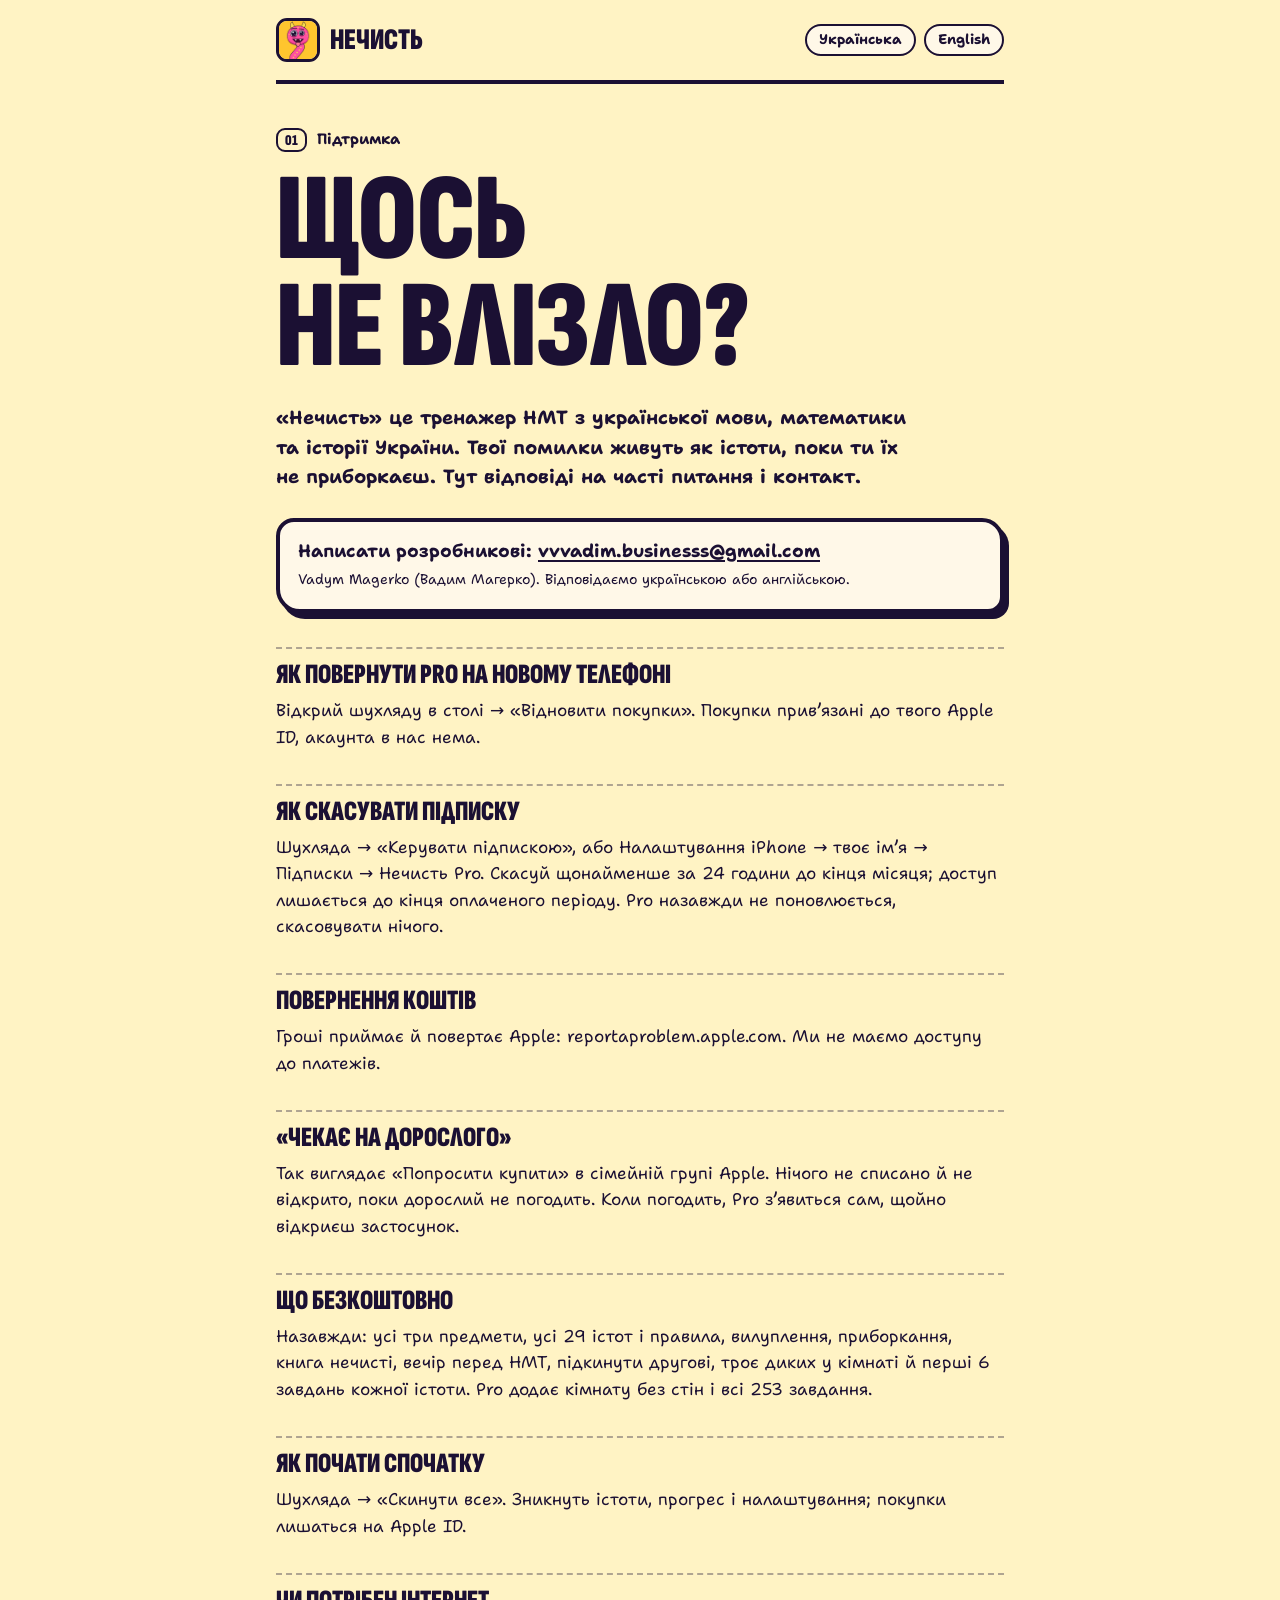
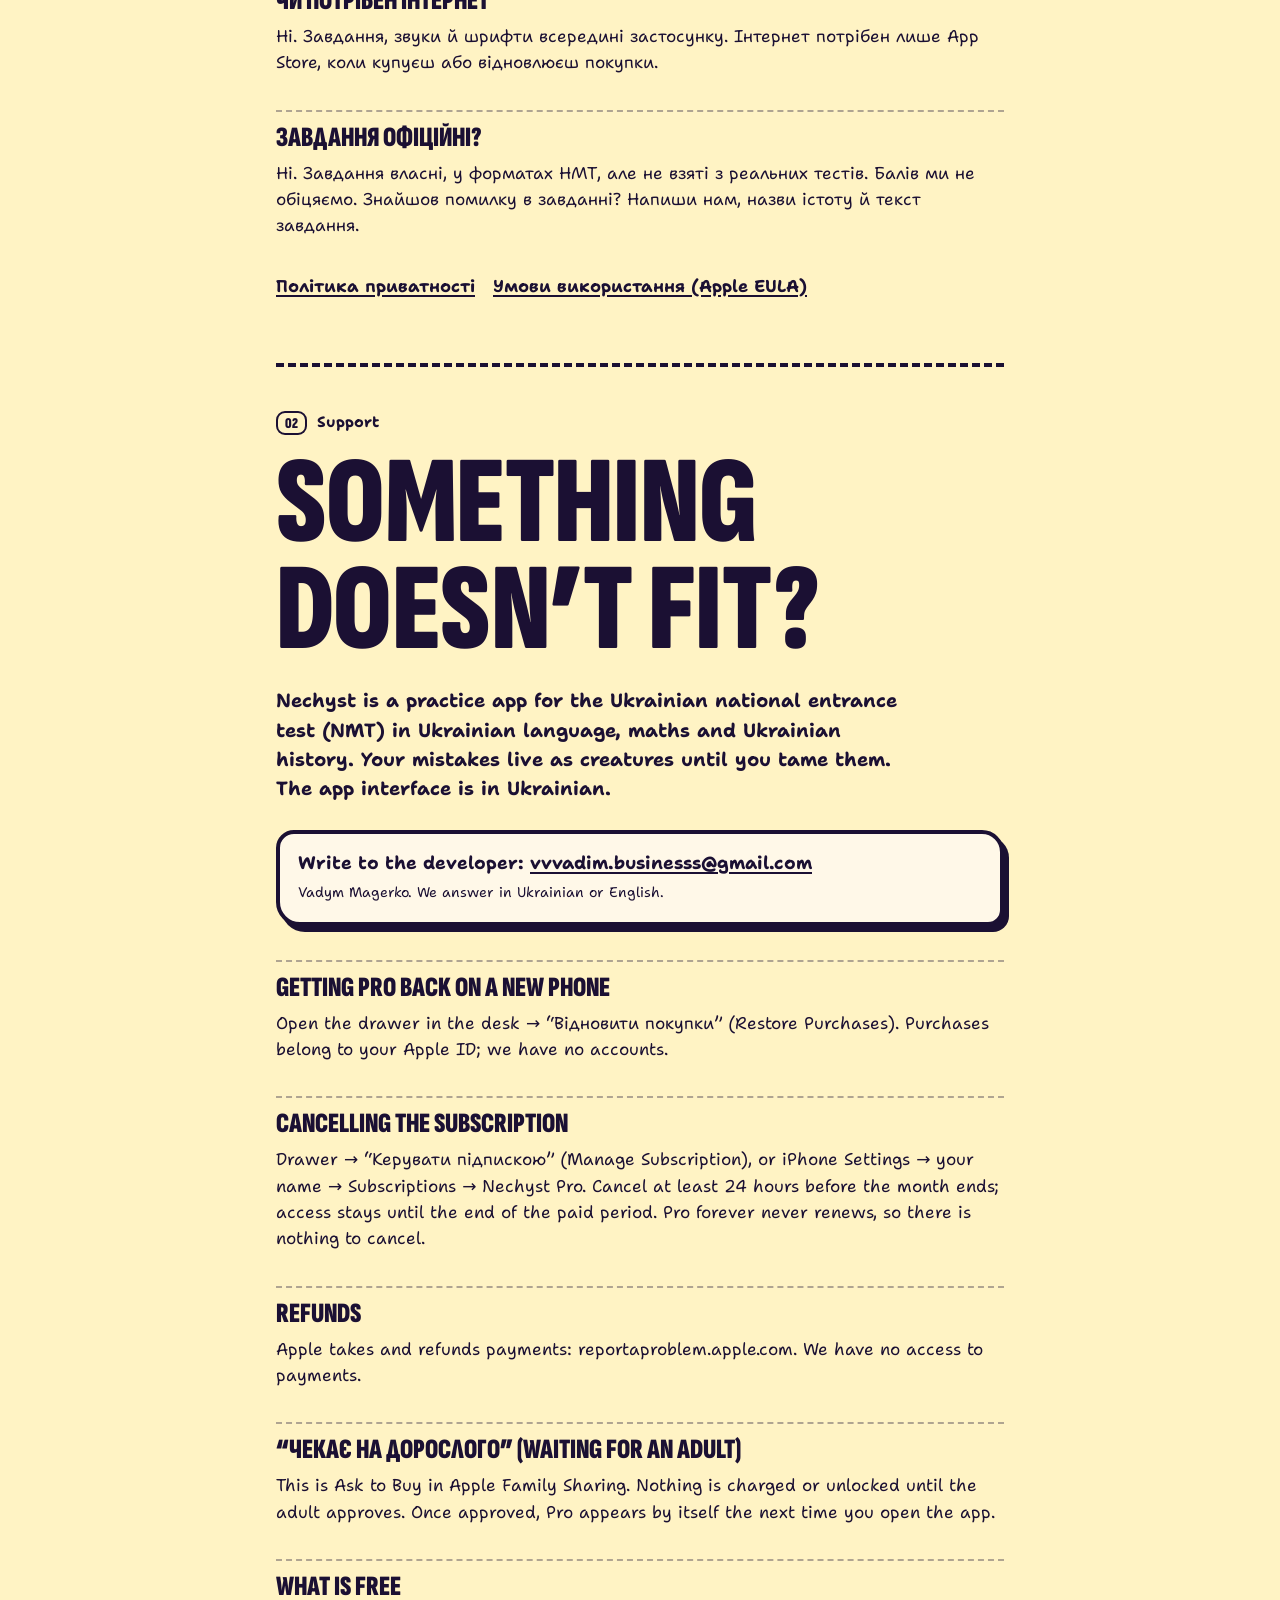
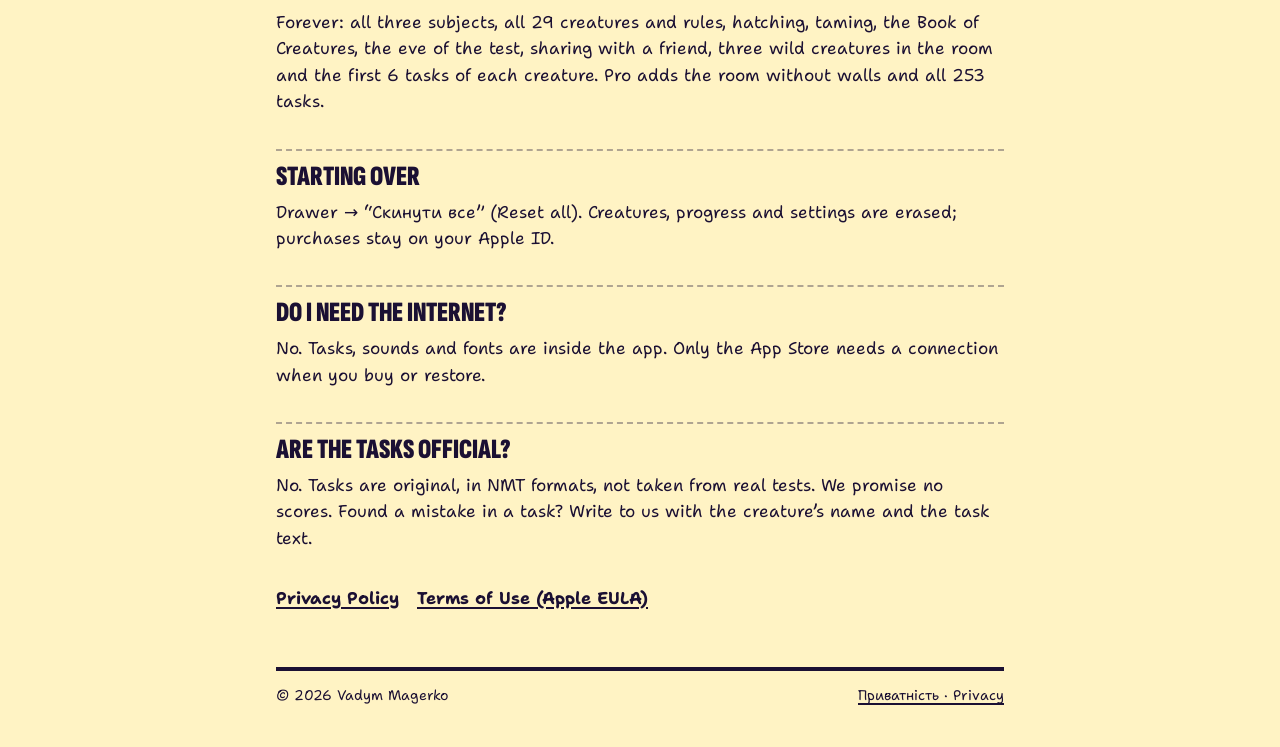
<file: index.html>
<!doctype html>
<html lang="uk">
<head>
<meta charset="UTF-8" />
<meta http-equiv="refresh" content="0; url=./support.html" />
<title>Нечисть</title>
</head>
<body>
<p><a href="./privacy.html">Політика приватності · Privacy Policy</a> · <a href="./support.html">Підтримка · Support</a></p>
</body>
</html>
</file>
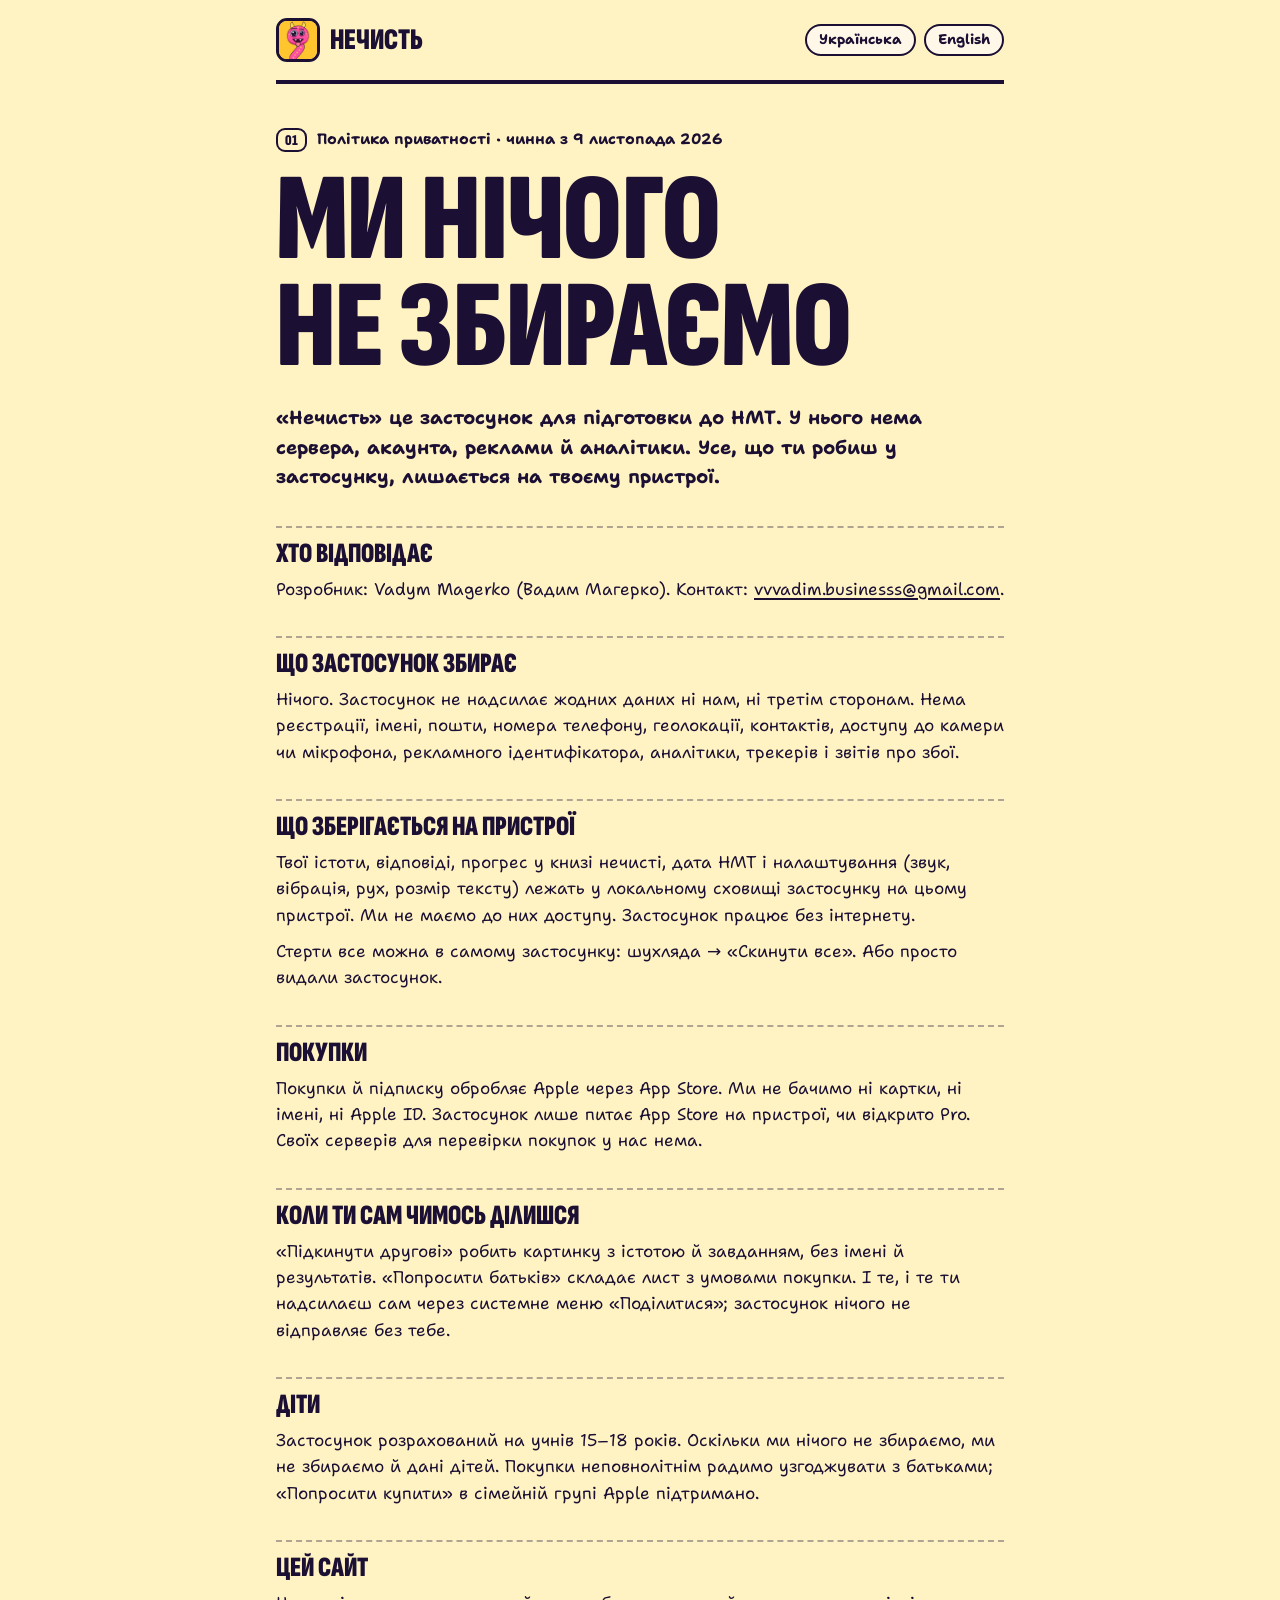
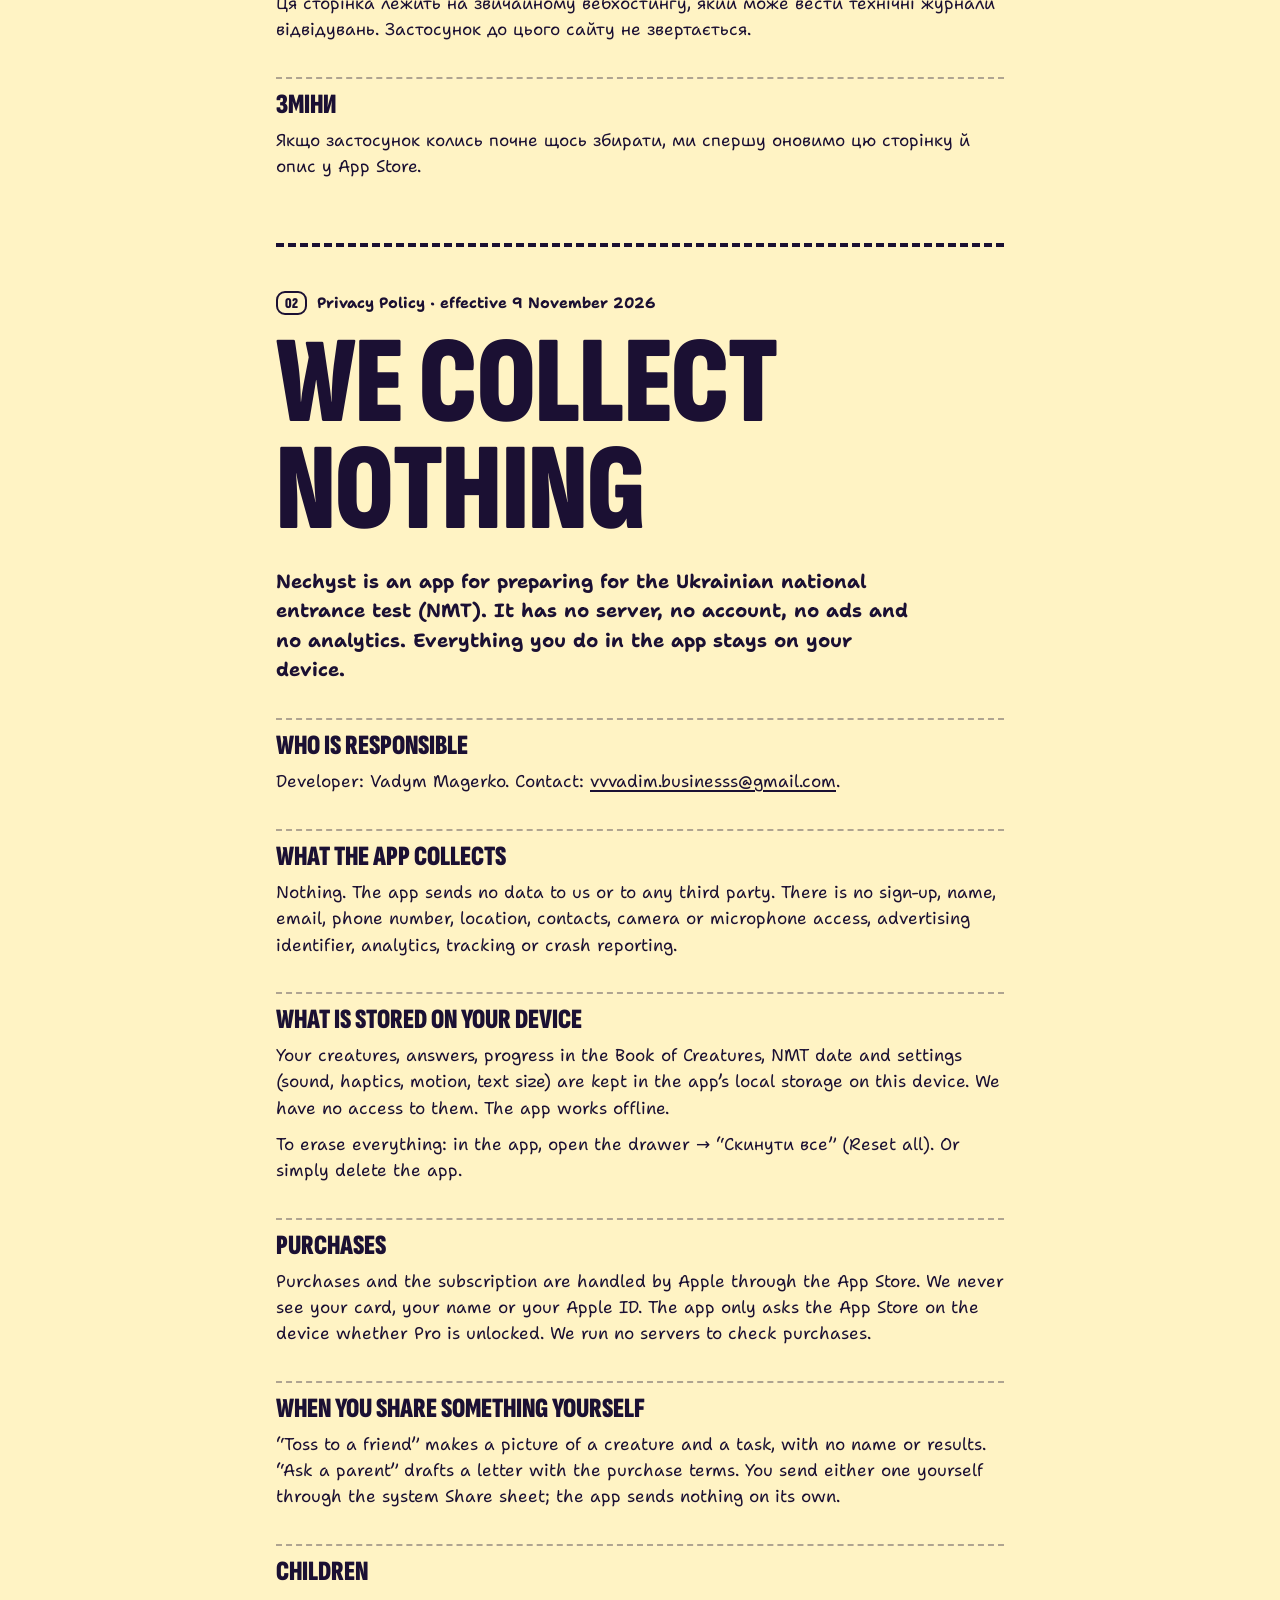
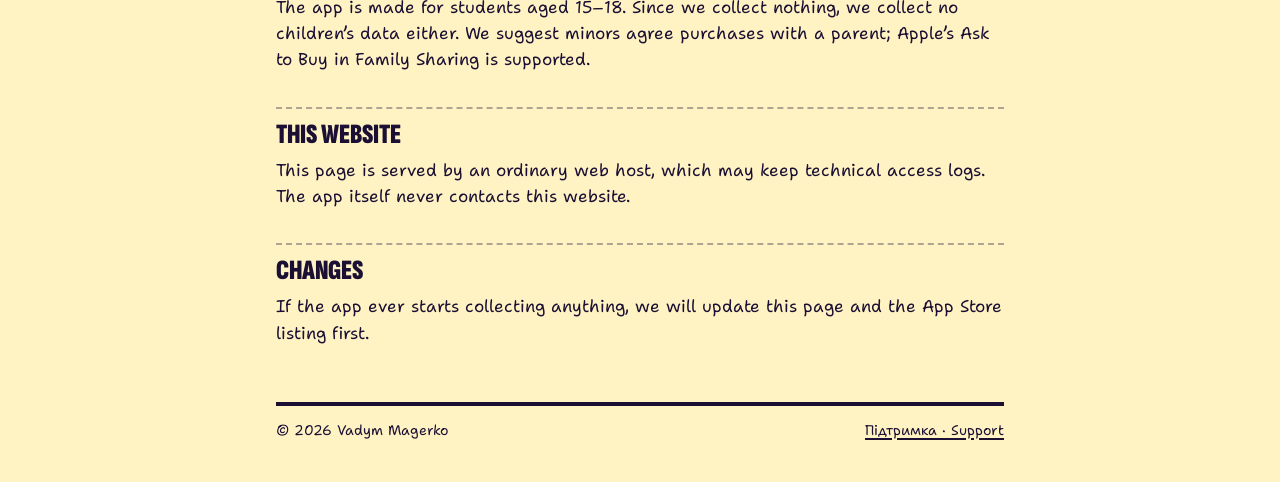
<file: privacy.html>
<!doctype html>
<html lang="uk">
<head>
<meta charset="utf-8">
<meta name="viewport" content="width=device-width,initial-scale=1">
<title>Нечисть · Приватність</title>
<meta name="description" content="Політика приватності застосунку «Нечисть»: застосунок нічого не збирає і нікуди не надсилає.">
<link rel="stylesheet" href="site.css">
</head>
<body>
<header class="top">
  <a class="mark" href="support.html" aria-label="Нечисть, підтримка"><img src="icon.png" alt="" width="44" height="44"><span>Нечисть</span></a>
  <nav><a href="#uk" lang="uk">Українська</a><a href="#en" lang="en">English</a></nav>
</header>

<main>
<article id="uk" lang="uk">
  <p class="kick"><i>01</i>Політика приватності · чинна з 9 листопада 2026</p>
  <h1>Ми нічого<br>не збираємо</h1>
  <p class="lede">«Нечисть» це застосунок для підготовки до НМТ. У нього нема сервера, акаунта, реклами й аналітики. Усе, що ти робиш у застосунку, лишається на твоєму пристрої.</p>

  <h2>Хто відповідає</h2>
  <p>Розробник: Vadym Magerko (Вадим Магерко). Контакт: <a href="mailto:vvvadim.businesss@gmail.com">vvvadim.businesss@gmail.com</a>.</p>

  <h2>Що застосунок збирає</h2>
  <p>Нічого. Застосунок не надсилає жодних даних ні нам, ні третім сторонам. Нема реєстрації, імені, пошти, номера телефону, геолокації, контактів, доступу до камери чи мікрофона, рекламного ідентифікатора, аналітики, трекерів і звітів про збої.</p>

  <h2>Що зберігається на пристрої</h2>
  <p>Твої істоти, відповіді, прогрес у книзі нечисті, дата НМТ і налаштування (звук, вібрація, рух, розмір тексту) лежать у локальному сховищі застосунку на цьому пристрої. Ми не маємо до них доступу. Застосунок працює без інтернету.</p>
  <p>Стерти все можна в самому застосунку: шухляда → «Скинути все». Або просто видали застосунок.</p>

  <h2>Покупки</h2>
  <p>Покупки й підписку обробляє Apple через App Store. Ми не бачимо ні картки, ні імені, ні Apple ID. Застосунок лише питає App Store на пристрої, чи відкрито Pro. Своїх серверів для перевірки покупок у нас нема.</p>

  <h2>Коли ти сам чимось ділишся</h2>
  <p>«Підкинути другові» робить картинку з істотою й завданням, без імені й результатів. «Попросити батьків» складає лист з умовами покупки. І те, і те ти надсилаєш сам через системне меню «Поділитися»; застосунок нічого не відправляє без тебе.</p>

  <h2>Діти</h2>
  <p>Застосунок розрахований на учнів 15–18 років. Оскільки ми нічого не збираємо, ми не збираємо й дані дітей. Покупки неповнолітнім радимо узгоджувати з батьками; «Попросити купити» в сімейній групі Apple підтримано.</p>

  <h2>Цей сайт</h2>
  <p>Ця сторінка лежить на звичайному вебхостингу, який може вести технічні журнали відвідувань. Застосунок до цього сайту не звертається.</p>

  <h2>Зміни</h2>
  <p>Якщо застосунок колись почне щось збирати, ми спершу оновимо цю сторінку й опис у App Store.</p>
</article>

<hr class="cut" aria-hidden="true">

<article id="en" lang="en">
  <p class="kick"><i>02</i>Privacy Policy · effective 9 November 2026</p>
  <h1>We collect<br>nothing</h1>
  <p class="lede">Nechyst is an app for preparing for the Ukrainian national entrance test (NMT). It has no server, no account, no ads and no analytics. Everything you do in the app stays on your device.</p>

  <h2>Who is responsible</h2>
  <p>Developer: Vadym Magerko. Contact: <a href="mailto:vvvadim.businesss@gmail.com">vvvadim.businesss@gmail.com</a>.</p>

  <h2>What the app collects</h2>
  <p>Nothing. The app sends no data to us or to any third party. There is no sign-up, name, email, phone number, location, contacts, camera or microphone access, advertising identifier, analytics, tracking or crash reporting.</p>

  <h2>What is stored on your device</h2>
  <p>Your creatures, answers, progress in the Book of Creatures, NMT date and settings (sound, haptics, motion, text size) are kept in the app’s local storage on this device. We have no access to them. The app works offline.</p>
  <p>To erase everything: in the app, open the drawer → “Скинути все” (Reset all). Or simply delete the app.</p>

  <h2>Purchases</h2>
  <p>Purchases and the subscription are handled by Apple through the App Store. We never see your card, your name or your Apple ID. The app only asks the App Store on the device whether Pro is unlocked. We run no servers to check purchases.</p>

  <h2>When you share something yourself</h2>
  <p>“Toss to a friend” makes a picture of a creature and a task, with no name or results. “Ask a parent” drafts a letter with the purchase terms. You send either one yourself through the system Share sheet; the app sends nothing on its own.</p>

  <h2>Children</h2>
  <p>The app is made for students aged 15–18. Since we collect nothing, we collect no children’s data either. We suggest minors agree purchases with a parent; Apple’s Ask to Buy in Family Sharing is supported.</p>

  <h2>This website</h2>
  <p>This page is served by an ordinary web host, which may keep technical access logs. The app itself never contacts this website.</p>

  <h2>Changes</h2>
  <p>If the app ever starts collecting anything, we will update this page and the App Store listing first.</p>
</article>
</main>

<footer class="foot"><span>© 2026 Vadym Magerko</span><a href="support.html">Підтримка · Support</a></footer>
</body>
</html>
</file>
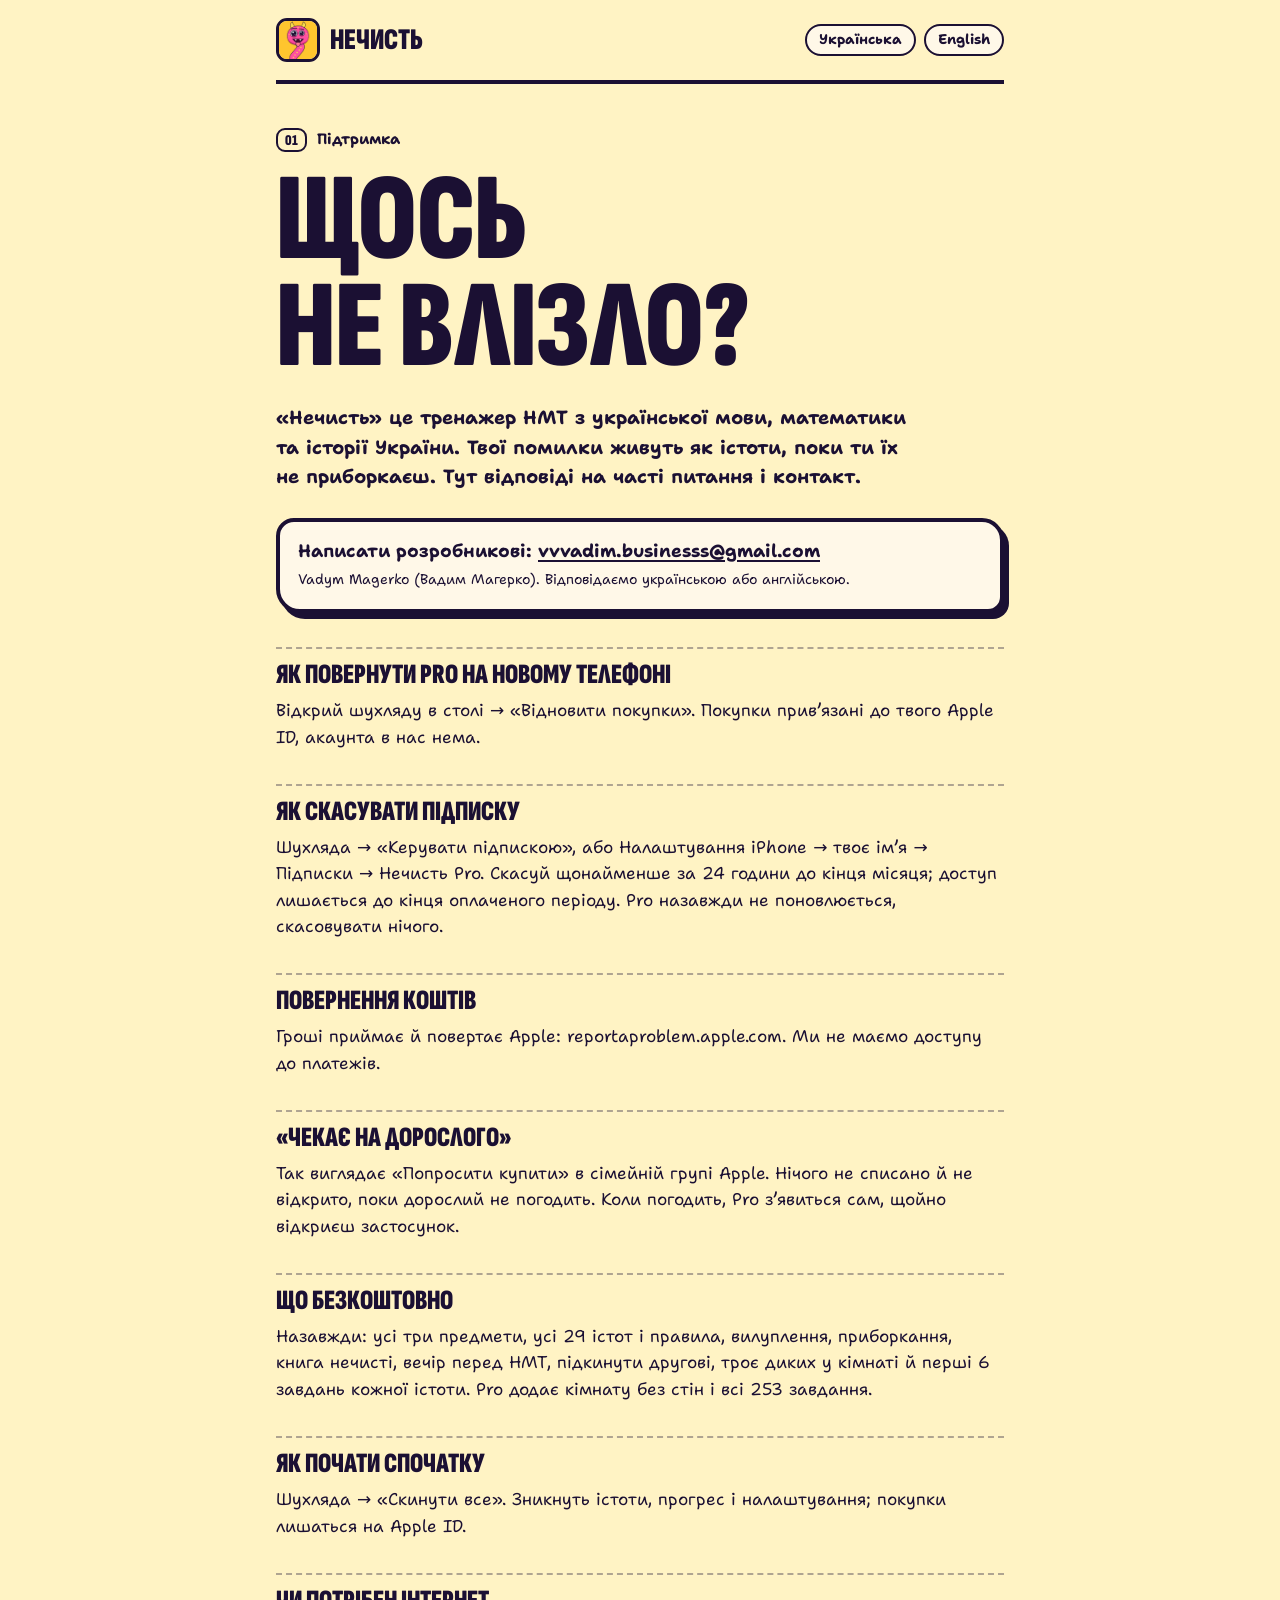
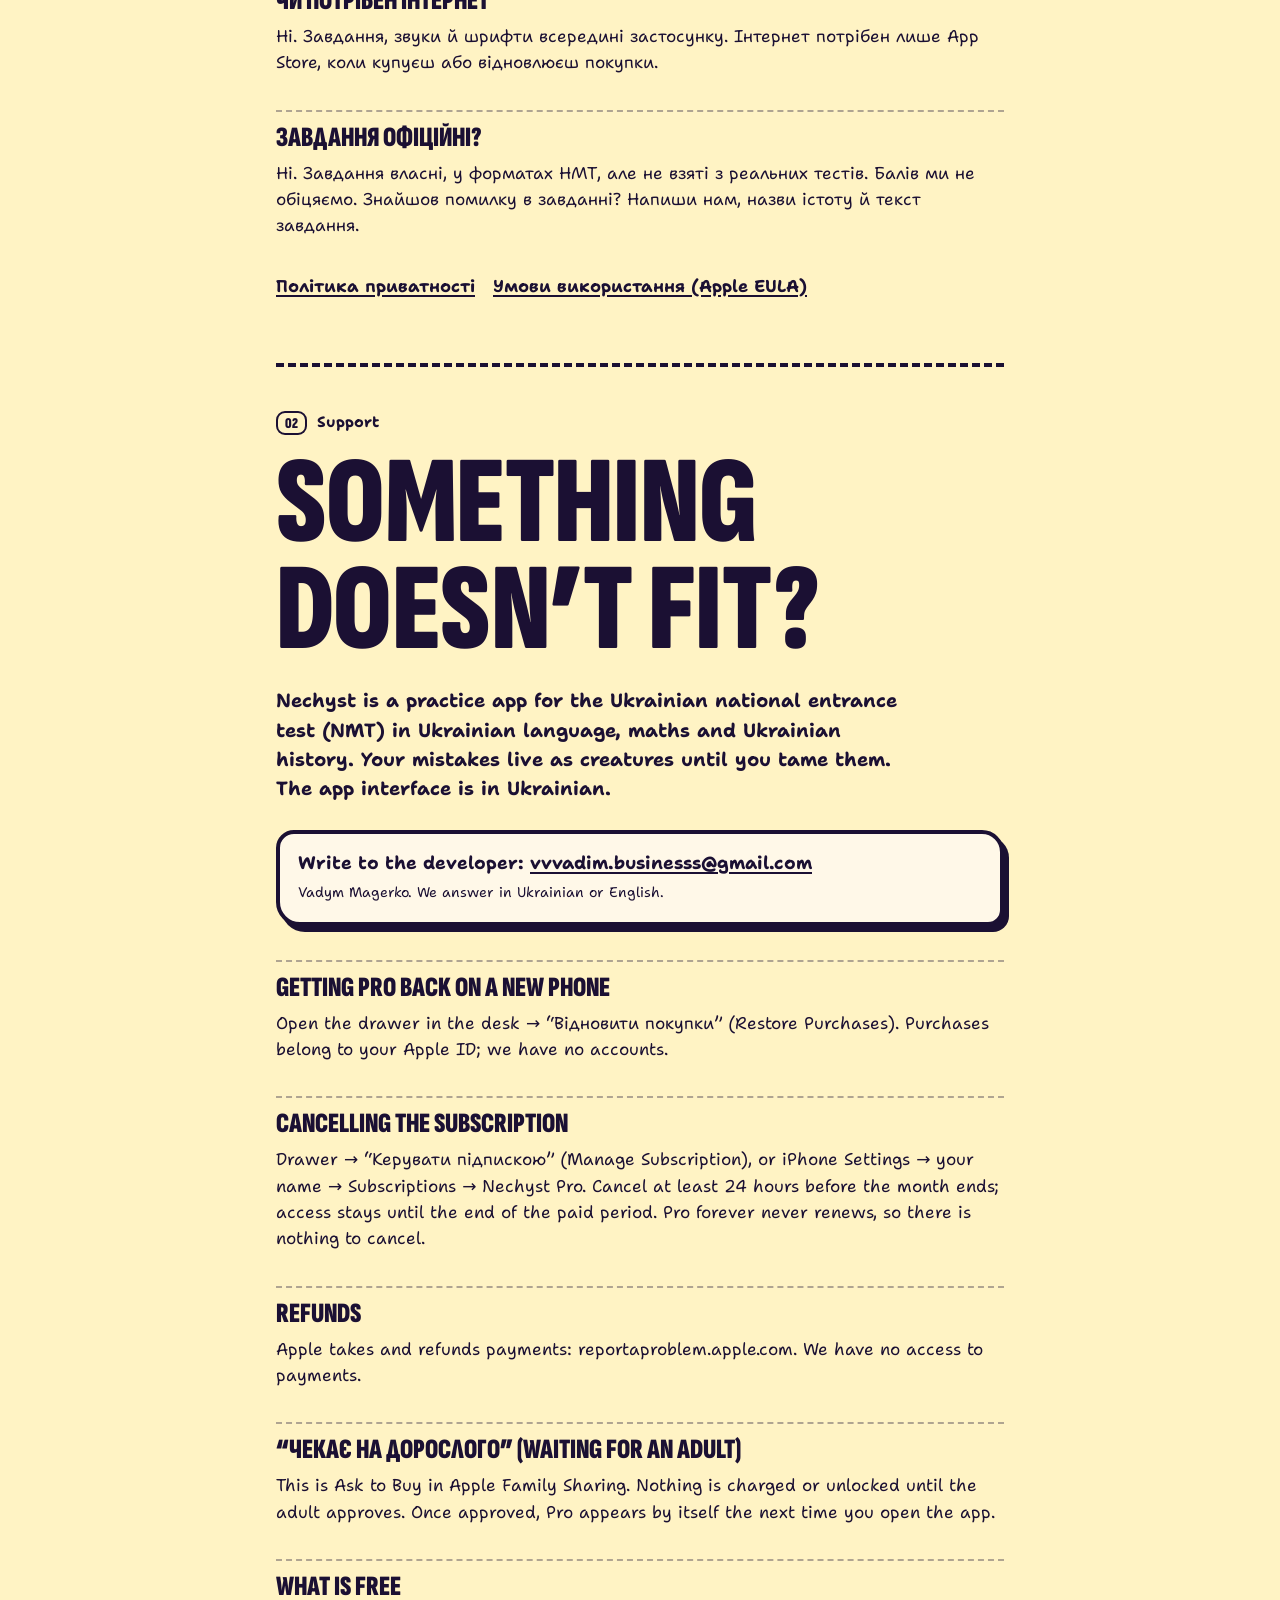
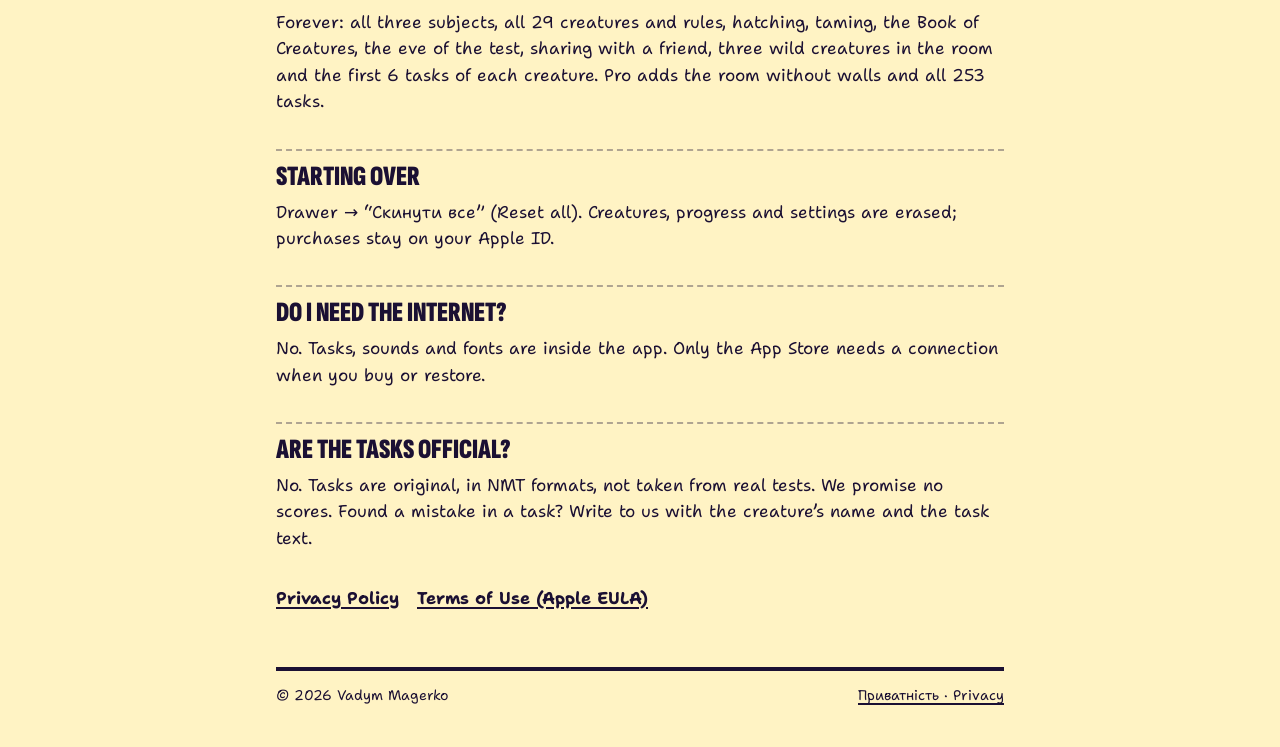
<file: support.html>
<!doctype html>
<html lang="uk">
<head>
<meta charset="utf-8">
<meta name="viewport" content="width=device-width,initial-scale=1">
<title>Нечисть · Підтримка</title>
<meta name="description" content="Підтримка застосунку «Нечисть»: покупки, підписка, відновлення, дані, контакт.">
<link rel="stylesheet" href="site.css">
</head>
<body>
<header class="top">
  <a class="mark" href="support.html" aria-label="Нечисть, підтримка"><img src="icon.png" alt="" width="44" height="44"><span>Нечисть</span></a>
  <nav><a href="#uk" lang="uk">Українська</a><a href="#en" lang="en">English</a></nav>
</header>

<main>
<article id="uk" lang="uk">
  <p class="kick"><i>01</i>Підтримка</p>
  <h1>Щось<br>не влізло?</h1>
  <p class="lede">«Нечисть» це тренажер НМТ з української мови, математики та історії України. Твої помилки живуть як істоти, поки ти їх не приборкаєш. Тут відповіді на часті питання і контакт.</p>

  <p class="contact">Написати розробникові: <a href="mailto:vvvadim.businesss@gmail.com">vvvadim.businesss@gmail.com</a><br><small>Vadym Magerko (Вадим Магерко). Відповідаємо українською або англійською.</small></p>

  <h2>Як повернути Pro на новому телефоні</h2>
  <p>Відкрий шухляду в столі → «Відновити покупки». Покупки прив’язані до твого Apple ID, акаунта в нас нема.</p>

  <h2>Як скасувати підписку</h2>
  <p>Шухляда → «Керувати підпискою», або Налаштування iPhone → твоє ім’я → Підписки → Нечисть Pro. Скасуй щонайменше за 24 години до кінця місяця; доступ лишається до кінця оплаченого періоду. Pro назавжди не поновлюється, скасовувати нічого.</p>

  <h2>Повернення коштів</h2>
  <p>Гроші приймає й повертає Apple: reportaproblem.apple.com. Ми не маємо доступу до платежів.</p>

  <h2>«Чекає на дорослого»</h2>
  <p>Так виглядає «Попросити купити» в сімейній групі Apple. Нічого не списано й не відкрито, поки дорослий не погодить. Коли погодить, Pro з’явиться сам, щойно відкриєш застосунок.</p>

  <h2>Що безкоштовно</h2>
  <p>Назавжди: усі три предмети, усі 29 істот і правила, вилуплення, приборкання, книга нечисті, вечір перед НМТ, підкинути другові, троє диких у кімнаті й перші 6 завдань кожної істоти. Pro додає кімнату без стін і всі 253 завдання.</p>

  <h2>Як почати спочатку</h2>
  <p>Шухляда → «Скинути все». Зникнуть істоти, прогрес і налаштування; покупки лишаться на Apple ID.</p>

  <h2>Чи потрібен інтернет</h2>
  <p>Ні. Завдання, звуки й шрифти всередині застосунку. Інтернет потрібен лише App Store, коли купуєш або відновлюєш покупки.</p>

  <h2>Завдання офіційні?</h2>
  <p>Ні. Завдання власні, у форматах НМТ, але не взяті з реальних тестів. Балів ми не обіцяємо. Знайшов помилку в завданні? Напиши нам, назви істоту й текст завдання.</p>

  <p class="links"><a href="privacy.html">Політика приватності</a><a href="https://www.apple.com/legal/internet-services/itunes/dev/stdeula/">Умови використання (Apple EULA)</a></p>
</article>

<hr class="cut" aria-hidden="true">

<article id="en" lang="en">
  <p class="kick"><i>02</i>Support</p>
  <h1>Something<br>doesn’t fit?</h1>
  <p class="lede">Nechyst is a practice app for the Ukrainian national entrance test (NMT) in Ukrainian language, maths and Ukrainian history. Your mistakes live as creatures until you tame them. The app interface is in Ukrainian.</p>

  <p class="contact">Write to the developer: <a href="mailto:vvvadim.businesss@gmail.com">vvvadim.businesss@gmail.com</a><br><small>Vadym Magerko. We answer in Ukrainian or English.</small></p>

  <h2>Getting Pro back on a new phone</h2>
  <p>Open the drawer in the desk → “Відновити покупки” (Restore Purchases). Purchases belong to your Apple ID; we have no accounts.</p>

  <h2>Cancelling the subscription</h2>
  <p>Drawer → “Керувати підпискою” (Manage Subscription), or iPhone Settings → your name → Subscriptions → Nechyst Pro. Cancel at least 24 hours before the month ends; access stays until the end of the paid period. Pro forever never renews, so there is nothing to cancel.</p>

  <h2>Refunds</h2>
  <p>Apple takes and refunds payments: reportaproblem.apple.com. We have no access to payments.</p>

  <h2>“Чекає на дорослого” (Waiting for an adult)</h2>
  <p>This is Ask to Buy in Apple Family Sharing. Nothing is charged or unlocked until the adult approves. Once approved, Pro appears by itself the next time you open the app.</p>

  <h2>What is free</h2>
  <p>Forever: all three subjects, all 29 creatures and rules, hatching, taming, the Book of Creatures, the eve of the test, sharing with a friend, three wild creatures in the room and the first 6 tasks of each creature. Pro adds the room without walls and all 253 tasks.</p>

  <h2>Starting over</h2>
  <p>Drawer → “Скинути все” (Reset all). Creatures, progress and settings are erased; purchases stay on your Apple ID.</p>

  <h2>Do I need the internet?</h2>
  <p>No. Tasks, sounds and fonts are inside the app. Only the App Store needs a connection when you buy or restore.</p>

  <h2>Are the tasks official?</h2>
  <p>No. Tasks are original, in NMT formats, not taken from real tests. We promise no scores. Found a mistake in a task? Write to us with the creature’s name and the task text.</p>

  <p class="links"><a href="privacy.html">Privacy Policy</a><a href="https://www.apple.com/legal/internet-services/itunes/dev/stdeula/">Terms of Use (Apple EULA)</a></p>
</article>
</main>

<footer class="foot"><span>© 2026 Vadym Magerko</span><a href="privacy.html">Приватність · Privacy</a></footer>
</body>
</html>
</file>
<file: site.css>
/* Нечисть: сторінки підтримки й приватності. Ті самі шрифти й кольори, що в застосунку; жодних зовнішніх ресурсів. */
@font-face{font-family:Hand;font-weight:400;src:url(fonts/shantell-sans-cyrillic-400-normal.woff2) format('woff2');unicode-range:U+0301,U+0400-045F,U+0490-0491,U+04B0-04B1,U+2116;font-display:swap}
@font-face{font-family:Hand;font-weight:400;src:url(fonts/shantell-sans-latin-400-normal.woff2) format('woff2');unicode-range:U+0000-00FF,U+2000-206F,U+2212;font-display:swap}
@font-face{font-family:Hand;font-weight:700;src:url(fonts/shantell-sans-cyrillic-700-normal.woff2) format('woff2');unicode-range:U+0301,U+0400-045F,U+0490-0491,U+04B0-04B1,U+2116;font-display:swap}
@font-face{font-family:Hand;font-weight:700;src:url(fonts/shantell-sans-latin-700-normal.woff2) format('woff2');unicode-range:U+0000-00FF,U+2000-206F,U+2212;font-display:swap}
@font-face{font-family:Loud;font-weight:900;src:url(fonts/sofia-sans-extra-condensed-cyrillic-900-normal.woff2) format('woff2');unicode-range:U+0301,U+0400-045F,U+0490-0491,U+04B0-04B1,U+2116;font-display:swap}
@font-face{font-family:Loud;font-weight:900;src:url(fonts/sofia-sans-extra-condensed-latin-900-normal.woff2) format('woff2');unicode-range:U+0000-00FF,U+2000-206F,U+2212;font-display:swap}

:root{--paper:#FFF3C4;--ink:#1B1033;--pink:#FF5A8A;--violet:#7A2EE0;--card:#FFF8E8}
*{box-sizing:border-box;margin:0}
html{background:var(--paper);-webkit-text-size-adjust:100%}
body{background:var(--paper);color:var(--ink);font:400 17px/1.55 Hand,system-ui,sans-serif;max-width:760px;margin:0 auto;padding:0 16px 40px}
a{color:var(--ink);text-decoration-thickness:2px;text-underline-offset:3px}
a:hover{color:var(--violet)}

.top{display:flex;align-items:center;justify-content:space-between;gap:12px;padding:18px 0;border-bottom:4px solid var(--ink)}
.mark{display:flex;align-items:center;gap:10px;text-decoration:none;font:900 30px/1 Loud,sans-serif;text-transform:uppercase}
.mark img{border-radius:11px;border:3px solid var(--ink)}
.top nav{display:flex;gap:8px;flex-wrap:wrap}
.top nav a{font-weight:700;font-size:14px;text-decoration:none;border:2.5px solid var(--ink);border-radius:999px;padding:3px 12px;background:var(--card)}

article{padding-top:44px}
.kick{display:flex;align-items:center;gap:10px;font-weight:700;font-size:15px}
.kick i{font:900 15px/1 Loud,sans-serif;font-style:normal;border:2.5px solid var(--ink);border-radius:9px;padding:3px 7px 2px}
h1{font:900 clamp(64px,17vw,124px)/.86 Loud,sans-serif;text-transform:uppercase;margin:16px 0 22px;letter-spacing:-.005em}
.lede{font-size:19px;font-weight:700;max-width:34em;margin-bottom:12px}
h2{font:900 28px/1 Loud,sans-serif;text-transform:uppercase;margin:34px 0 8px;padding-top:12px;border-top:2px dashed rgba(27,16,51,.35)}
p+p{margin-top:10px}
.contact{margin:26px 0 6px;padding:16px 18px;background:var(--card);border:4px solid var(--ink);border-radius:18px 22px 16px 24px;font-weight:700;font-size:18px;box-shadow:5px 6px 0 var(--ink)}
.contact small{font-weight:400;font-size:14px}
.todo{background:var(--pink);color:var(--ink);padding:0 6px;border-radius:6px;font-weight:700}
.links{display:flex;flex-wrap:wrap;gap:10px 18px;margin-top:34px;font-weight:700}
.cut{border:0;border-top:4px dashed var(--ink);margin:64px 0 0}
.foot{display:flex;justify-content:space-between;flex-wrap:wrap;gap:8px;margin-top:56px;padding-top:14px;border-top:4px solid var(--ink);font-size:14px}
@media (max-width:420px){body{font-size:16px}.lede{font-size:17px}.mark{font-size:26px}}
</file>
